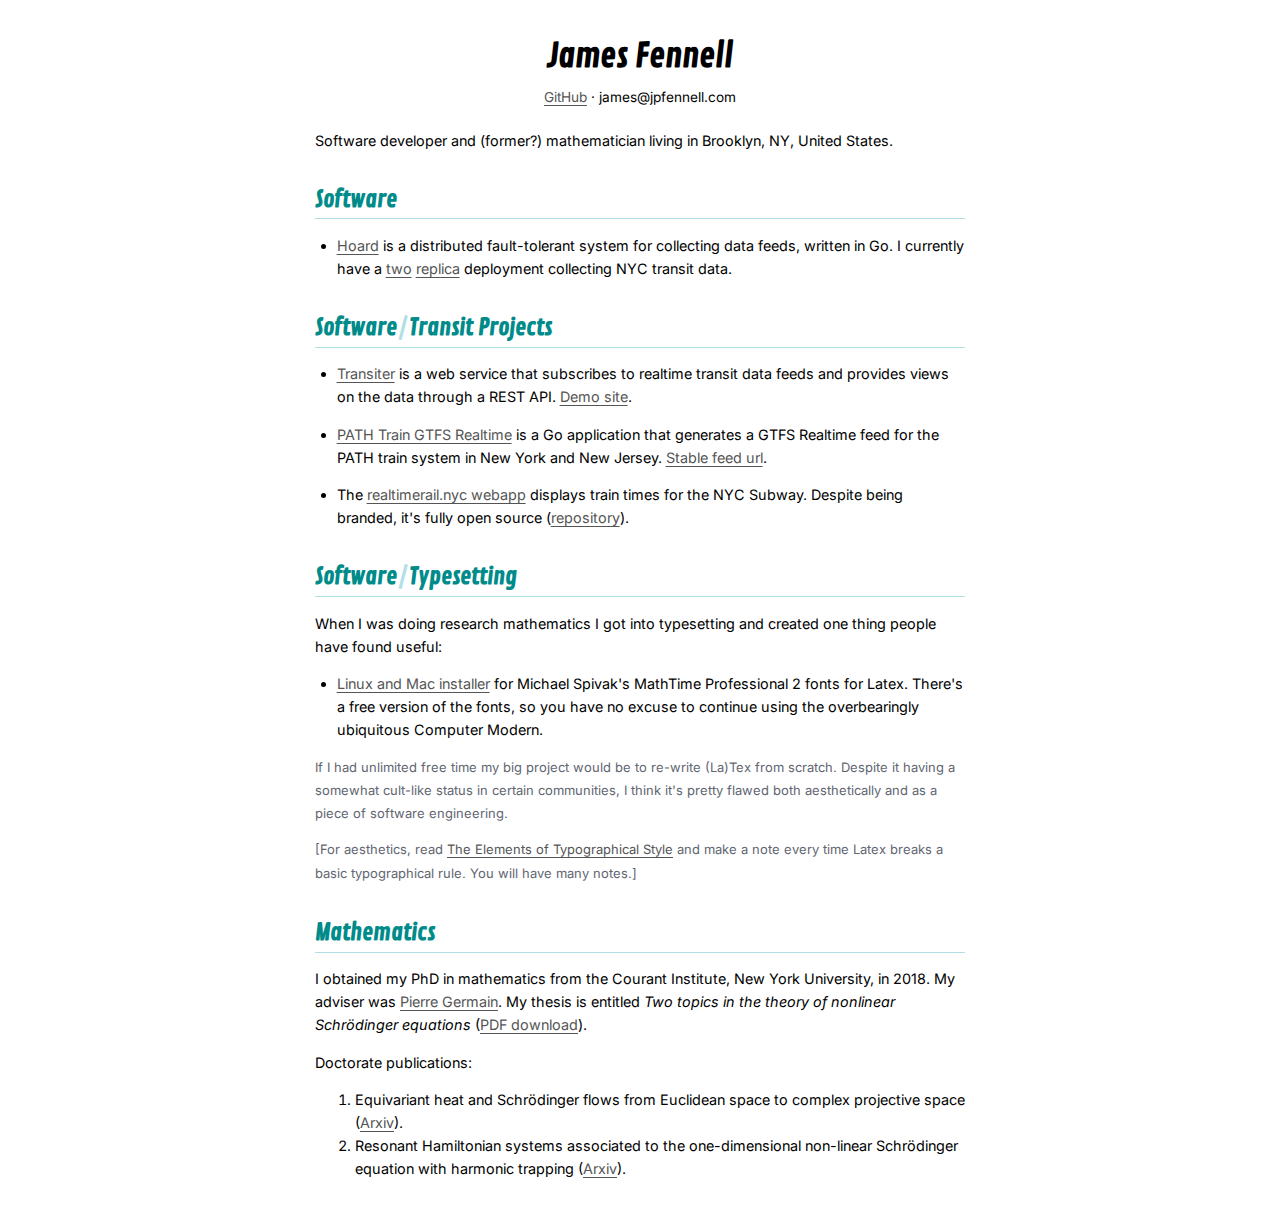
<file: index.html>
<!doctype html>
<html lang="en">
<head>
    <meta charset="utf-8">
    <meta name="viewport" content="width=device-width, initial-scale=1.0">
    <title>James Fennell's personal page</title>
    <meta name="author" content="James Fennell">
    <link rel="preconnect" href="https://fonts.gstatic.com">
     <link href="https://fonts.googleapis.com/css2?family=Contrail+One&display=swap" rel="stylesheet">
    <link href="https://fonts.googleapis.com/css2?family=Lato:wght@400&display=swap" rel="stylesheet">
    <link href="https://fonts.googleapis.com/css2?family=Inter:wght@400;500;700&display=swap" rel="stylesheet">
    <link rel="stylesheet" href="./stylesheet.css">
</head>
<body>

<div id="container">

    <h1>James Fennell</h1>

    <p style="text-align: center; font-size: 0.95em; margin-bottom: 20px; font-weight: 400; ">
        <a href="https://github.com/jamespfennell">GitHub</a> &middot;
        <!--<a href="https://linkedin.com/in/jamespfennell">LinkedIn</a> &middot;-->
        james@jpfennell.com
    </p>

    <p>
        Software developer and (former?) mathematician living in Brooklyn, NY, United States.

    </p>

    <h2>Software</h2>
    <ul>
        <li>
            <a href="https://github.com/jamespfennell/hoard">Hoard</a>
            is a distributed fault-tolerant system for collecting data feeds, written in Go.
            I currently have a <a href="https://hoard1.transitdata.nyc">two</a>
            <a href="https://hoard2.transitdata.nyc">replica</a> deployment collecting NYC transit data.
        </li>
    </ul>

    <h2>Software<span>/</span>Transit Projects</h2>
    <ul>
        <li>
            <p>
                <a href="https://github.com/jamespfennell/transiter">Transiter</a> is a web service that
                subscribes to realtime transit data feeds and provides views on the data through a REST API.
                <a href="https://demo.transiter.io/">Demo site</a>.
            </p>
        </li>
        <!--
        <li>
            <a href="https://github.com/jamespfennell/transiter-nycsubway">Transiter New York</a>
            contains code and configuration for integrating
            NYC-area transit systems (subway, PATH) with Transiter.
        </li>
        -->
        <li>
            <a href="https://github.com/jamespfennell/path-train-gtfs-realtime">PATH Train GTFS Realtime</a>
            is a Go application that generates a GTFS Realtime feed for the PATH train system
            in New York and New Jersey.
            <a href="https://path.transitdata.nyc/gtfsrt">Stable feed url</a>.
        </li>

        <li>
            <p>
                The <a href="https://www.realtimerail.nyc">realtimerail.nyc webapp</a> displays train times for the NYC
                Subway.
                Despite being branded, it's fully open source
                (<a href="https://github.com/jamespfennell/realtimerail.nyc-react">repository</a>).
            </p>
        </li>
    </ul>

    <h2>Software<span>/</span>Typesetting</h2>

    <p>When I was doing research mathematics I got into typesetting and created one thing people have found useful:</p>

    <ul>
        <li>
            <a href="https://github.com/jamespfennell/mathtime-installer">Linux and Mac installer</a>
            for Michael Spivak's MathTime Professional 2 fonts for Latex.
            There's a free version of the fonts, so you have no excuse to continue using
            the overbearingly ubiquitous Computer Modern.
        </li>
    </ul>

    <p class="small">
        If I had unlimited free time my big project would be to re-write (La)Tex from scratch.
        Despite it having a somewhat cult-like status in certain communities,
        I think it's pretty flawed both aesthetically and as a piece of software engineering.
    </p>
    <p class="small">
        [For aesthetics, read <a href="https://www.bookdepository.com/Elements-Typographic-Style-Robert-Bringhurst/9780881792126">
        The Elements of Typographical Style</a> and make a note every time Latex
        breaks a basic typographical rule. You will have many notes.]
    </p>

    <h2>Mathematics</h2>

    <p>
        I obtained my PhD in mathematics from the Courant Institute, New York University, in 2018.
        My adviser was <a href="https://cims.nyu.edu/~pgermain">
        Pierre Germain</a>.
        My thesis is entitled
        <i>Two topics in the theory of nonlinear Schr&ouml;dinger equations</i>
        (<a href="./JamesFennell-PhDThesis.pdf">PDF download</a>).
    </p>

    <p>Doctorate publications:</p>

    <ol>
        <li>
            Equivariant heat and Schr&ouml;dinger flows from Euclidean
            space to complex projective space
            (<a href="https://arxiv.org/abs/1804.08188">Arxiv</a>).
        </li>
        <li>
            Resonant Hamiltonian systems associated to the one-dimensional
            non-linear Schr&ouml;dinger equation with harmonic trapping
            (<a href="https://arxiv.org/abs/1804.08190">Arxiv</a>).
        </li>
    </ol>


</div>
</body>
</html>
</file>
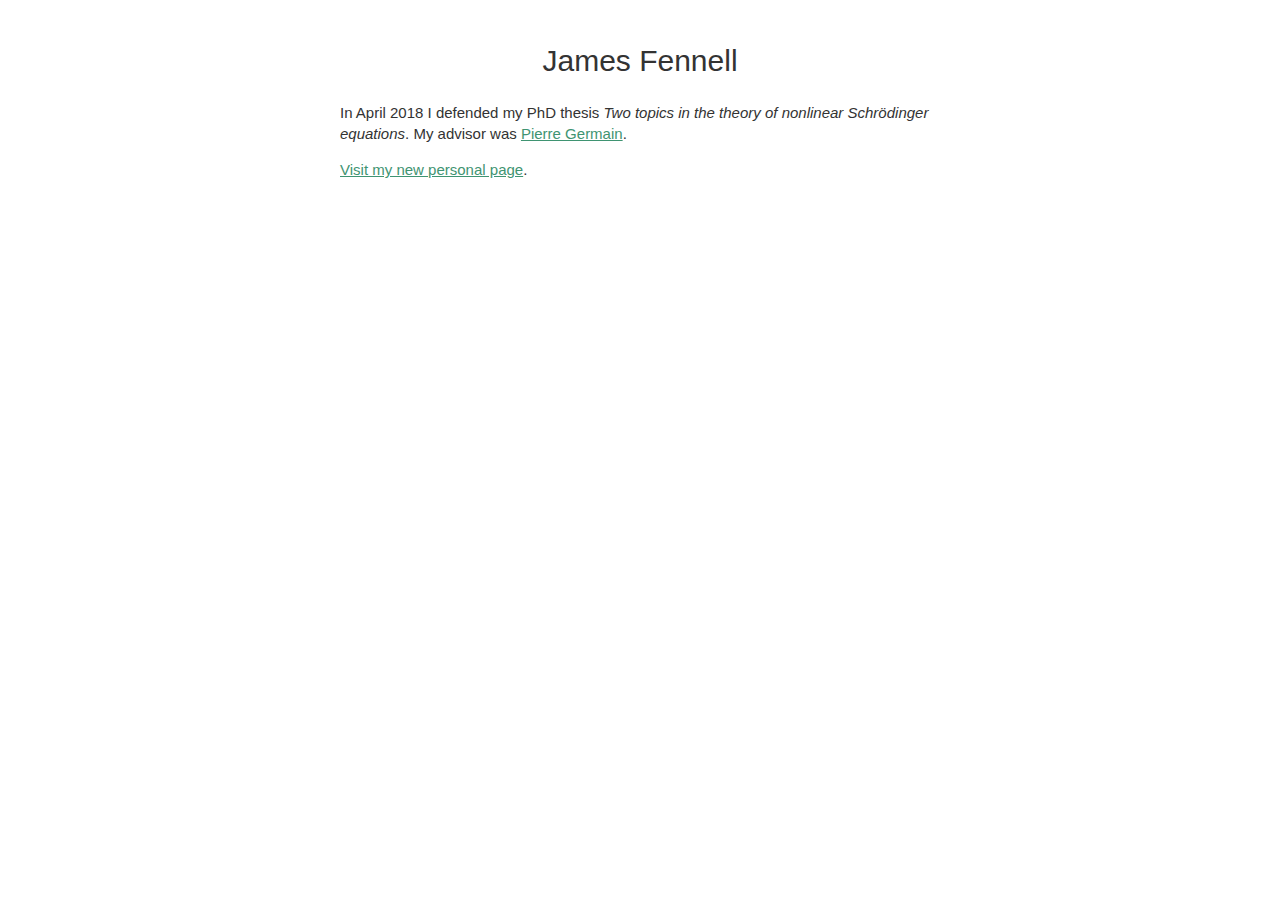
<file: legacy/index.html>
<!doctype html>
<html lang="en">
<head>
    <meta charset="utf-8">
    <title>James Fennell's personal page</title>
    <meta name="author" content="James Fennell">
    <link rel="stylesheet" href="./stylesheet.css">
</head>
<body>
<div id="container">

    <h1>James Fennell</h1>

    <p>
        In April 2018 I defended my PhD thesis
        <i>Two topics in the theory of nonlinear Schr&ouml;dinger
        equations</i>.
        My advisor was <a href="https://cims.nyu.edu/~pgermain">Pierre Germain</a>.
    </p>

    <p>
        <a href="https://jamespfennell.github.io">
        Visit my new personal page</a>.
    </p>



</div>
</body>
</html>
</file>
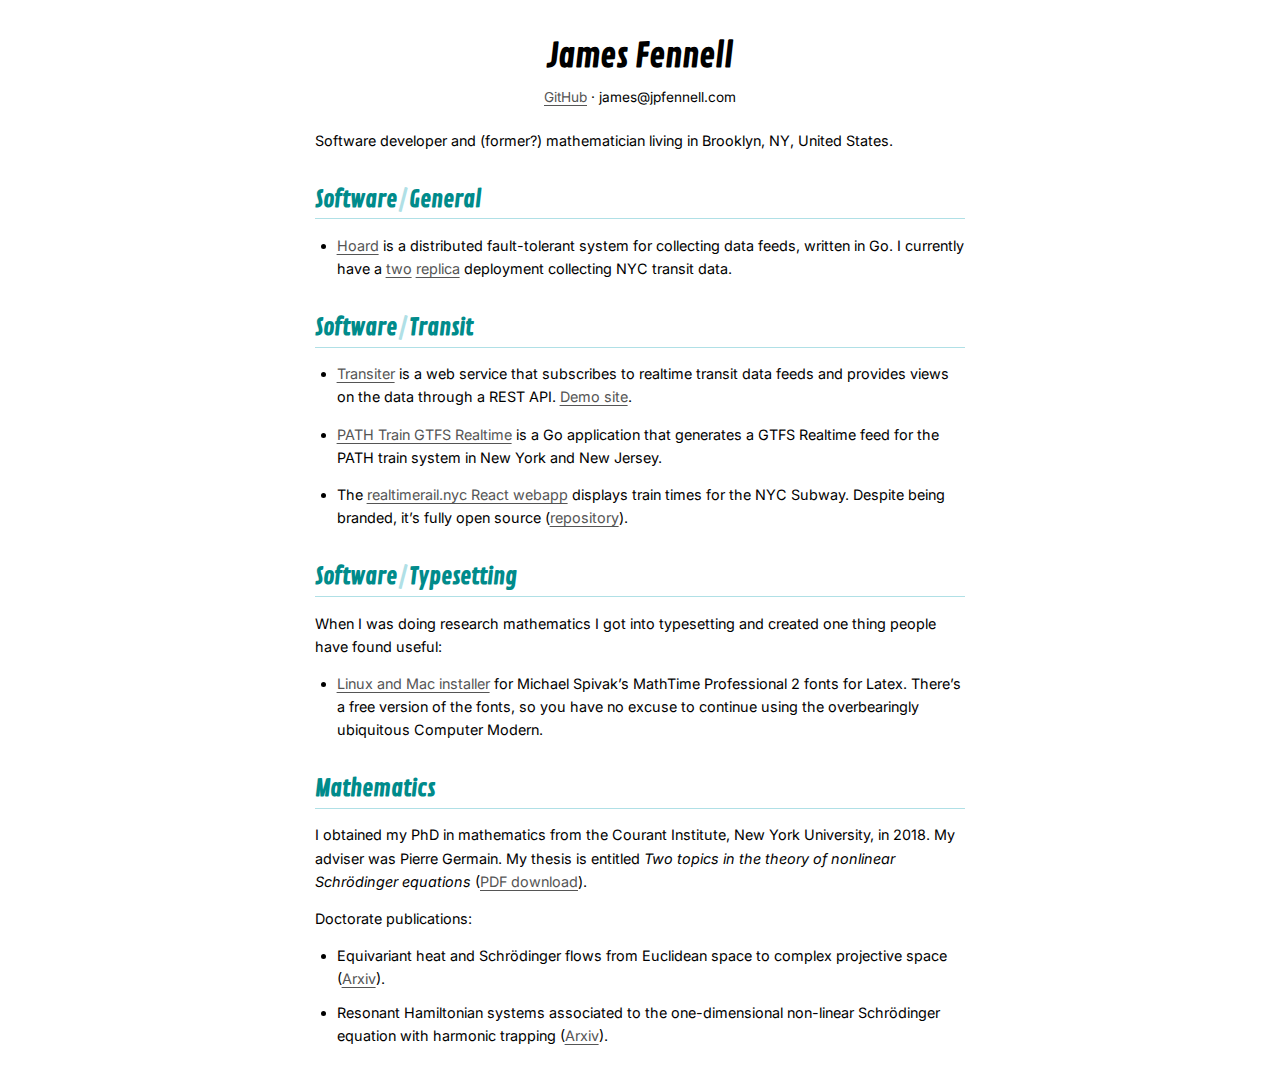
<file: public/index.html>
<!doctype html>
<html lang="en">
<head>
	<meta name="generator" content="Hugo 0.83.1" />
    <meta charset="utf-8">
    <meta name="viewport" content="width=device-width, initial-scale=1.0">
    <title>
        James Fennell
        </title>
    <title>James Fennell's personal page</title>
    <link rel="preconnect" href="https://fonts.gstatic.com">
    <link href="https://fonts.googleapis.com/css2?family=Contrail+One&display=swap" rel="stylesheet">
    <link href="https://fonts.googleapis.com/css2?family=Lato:wght@400&display=swap" rel="stylesheet">
    <link href="https://fonts.googleapis.com/css2?family=Inter:wght@400;500;700&display=swap" rel="stylesheet">
    <link rel="stylesheet" href="/stylesheet.css">
</head>
<body>

<div id="container">




<h1>James Fennell</h1>

<p style="text-align: center; font-size: 0.95em; margin-bottom: 20px; font-weight: 400; ">
    <a href="https://github.com/jamespfennell">GitHub</a> &middot;
    
    james@jpfennell.com
</p>

<p>Software developer and (former?) mathematician living in Brooklyn,
NY, United States.</p>
<h2 id="software--general">Software<span>/</span>General</h2>
<ul>
<li><a href="https://github.com/jamespfennell/hoard">Hoard</a>
is a distributed fault-tolerant system for collecting data feeds,
written in Go.
I currently have a
<a href="https://hoard1.transitdata.nyc">two</a>
<a href="https://hoard2.transitdata.nyc">replica</a> deployment collecting NYC transit data.</li>
</ul>
<h2 id="software--transit">Software<span>/</span>Transit</h2>
<ul>
<li>
<p><a href="https://github.com/jamespfennell/transiter">Transiter</a> is a web service that subscribes to realtime transit data
feeds and provides views on the data through a REST API.
<a href="https://demo.transiter.dev">Demo site</a>.</p>
</li>
<li>
<p><a href="https://github.com/jamespfennell/path-train-gtfs-realtime">PATH Train GTFS Realtime</a>
is a Go application that
generates a GTFS Realtime feed for the PATH train system in
New York and New Jersey.</p>
</li>
<li>
<p>The <a href="https://www.realtimerail.nyc">realtimerail.nyc React webapp</a>
displays train times for the NYC Subway.
Despite being branded, it&rsquo;s fully open source
(<a href="https://github.com/jamespfennell/realtimerail.nyc-react">repository</a>).</p>
</li>
</ul>
<h2 id="software--typesetting">Software<span>/</span>Typesetting</h2>
<p>When I was doing research mathematics I got into typesetting and
created one thing people have found useful:</p>
<ul>
<li><a href="https://github.com/jamespfennell/mathtime-installer">Linux and Mac installer</a>
for Michael Spivak&rsquo;s MathTime Professional 2 fonts for Latex. There&rsquo;s a free version of the fonts, so you have no excuse to continue using the overbearingly ubiquitous Computer Modern.</li>
</ul>
<h2 id="mathematics">Mathematics</h2>
<p>I obtained my PhD in mathematics from the Courant Institute,
New York University, in 2018.
My adviser was Pierre Germain.
My thesis is entitled
<em>Two topics in the theory of nonlinear Schrödinger equations</em>
(<a href="/JamesFennell-PhDThesis.pdf">PDF download</a>).</p>
<p>Doctorate publications:</p>
<ul>
<li>Equivariant heat and Schrödinger flows from
Euclidean space to complex projective space
(<a href="https://arxiv.org/abs/1804.08188">Arxiv</a>).</li>
<li>Resonant Hamiltonian systems associated to the
one-dimensional non-linear Schrödinger equation with harmonic trapping
(<a href="https://arxiv.org/abs/1804.08190">Arxiv</a>).</li>
</ul>







</div>
</body>
</html>
</file>
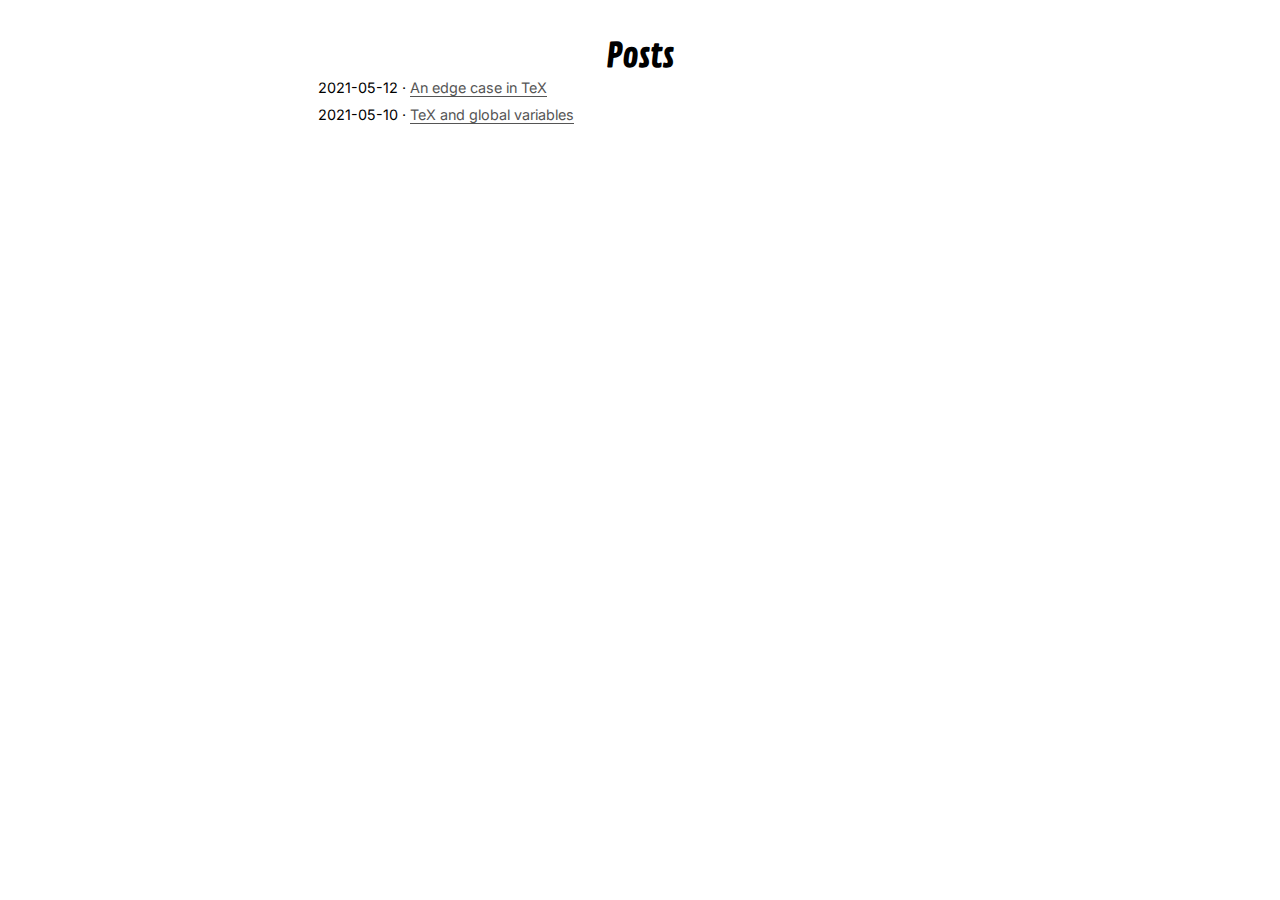
<file: public/posts/index.html>
<!doctype html>
<html lang="en">
<head>
    <meta charset="utf-8">
    <meta name="viewport" content="width=device-width, initial-scale=1.0">
    <title>
        James Fennell
        </title>
    <title>James Fennell's personal page</title>
    <link rel="preconnect" href="https://fonts.gstatic.com">
    <link href="https://fonts.googleapis.com/css2?family=Contrail+One&display=swap" rel="stylesheet">
    <link href="https://fonts.googleapis.com/css2?family=Lato:wght@400&display=swap" rel="stylesheet">
    <link href="https://fonts.googleapis.com/css2?family=Inter:wght@400;500;700&display=swap" rel="stylesheet">
    <link rel="stylesheet" href="/stylesheet.css">
</head>
<body>

<div id="container">




<h1>Posts</h1>

<table>

    <tr>
        <td>
            2021-05-12 &middot;
        </td>
        <td>
            <a href="https://jpfennell.com/posts/tex-expansion-edge-case/">An edge case in TeX</a>
        </td>
    </tr>

    <tr>
        <td>
            2021-05-10 &middot;
        </td>
        <td>
            <a href="https://jpfennell.com/posts/tex-and-global-variables/">TeX and global variables</a>
        </td>
    </tr>

</table>









</div>
</body>
</html>
</file>
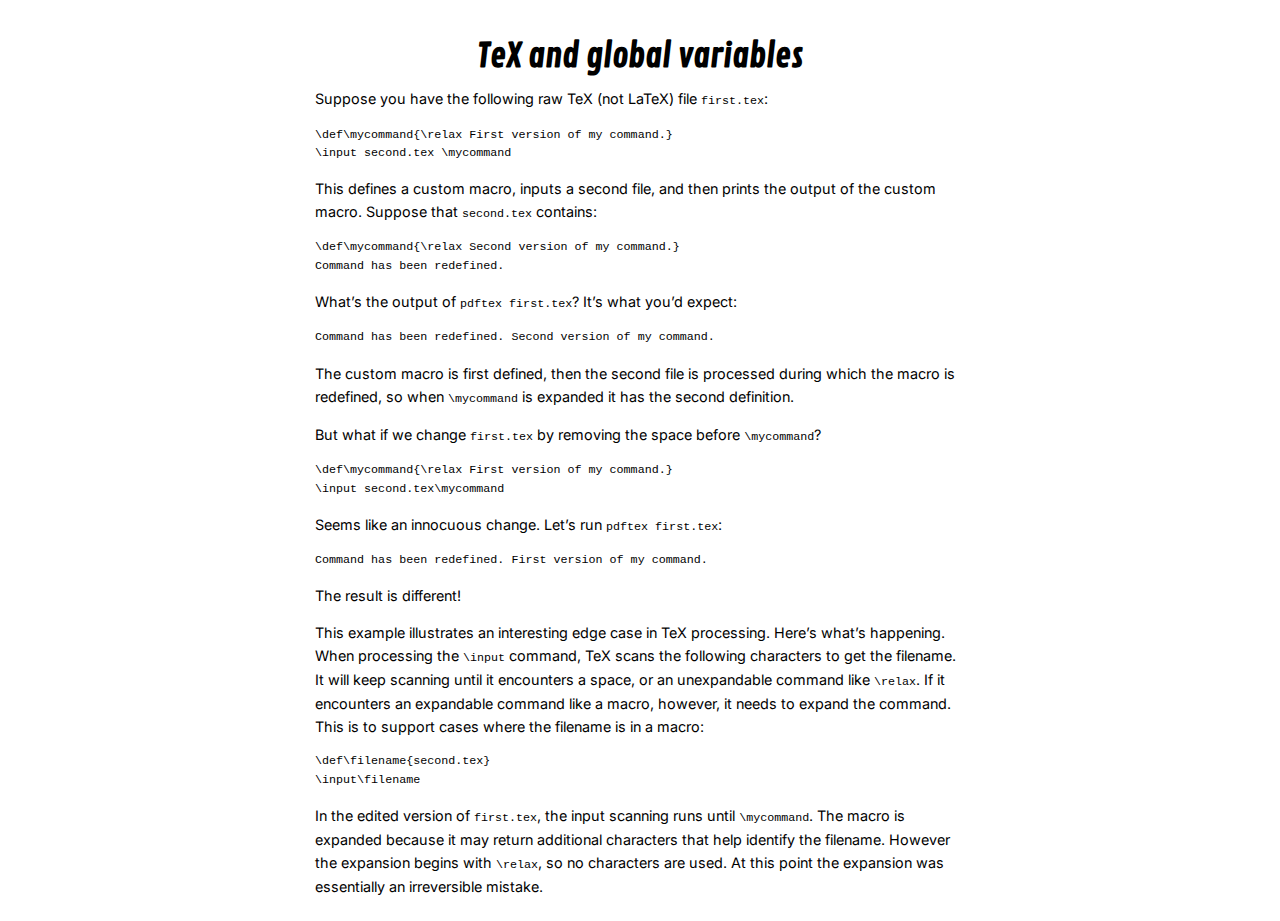
<file: public/posts/tex-and-global-variables/index.html>
<!doctype html>
<html lang="en">
<head>
    <meta charset="utf-8">
    <meta name="viewport" content="width=device-width, initial-scale=1.0">
    <title>
        James Fennell
        </title>
    <title>James Fennell's personal page</title>
    <link rel="preconnect" href="https://fonts.gstatic.com">
    <link href="https://fonts.googleapis.com/css2?family=Contrail+One&display=swap" rel="stylesheet">
    <link href="https://fonts.googleapis.com/css2?family=Lato:wght@400&display=swap" rel="stylesheet">
    <link href="https://fonts.googleapis.com/css2?family=Inter:wght@400;500;700&display=swap" rel="stylesheet">
    <link rel="stylesheet" href="/stylesheet.css">
</head>
<body>

<div id="container">




<h1>TeX and global variables</h1>

<p>Suppose you have the following raw TeX (not LaTeX) file <code>first.tex</code>:</p>
<pre><code>\def\mycommand{\relax First version of my command.}
\input second.tex \mycommand
</code></pre><p>This defines a custom macro, inputs a second file, and then prints the output of the custom macro.
Suppose that <code>second.tex</code> contains:</p>
<pre><code>\def\mycommand{\relax Second version of my command.}
Command has been redefined.
</code></pre><p>What&rsquo;s the output of <code>pdftex first.tex</code>? It&rsquo;s what you&rsquo;d expect:</p>
<pre><code>Command has been redefined. Second version of my command.
</code></pre><p>The custom macro is first defined, then the second file is processed during which the macro is redefined,
so when <code>\mycommand</code> is expanded it has the second definition.</p>
<p>But what if we change <code>first.tex</code> by removing the space before <code>\mycommand</code>?</p>
<pre><code>\def\mycommand{\relax First version of my command.}
\input second.tex\mycommand
</code></pre><p>Seems like an innocuous change. Let&rsquo;s run <code>pdftex first.tex</code>:</p>
<pre><code>Command has been redefined. First version of my command.
</code></pre><p>The result is different!</p>
<p>This example illustrates an interesting edge case in TeX processing.
Here&rsquo;s what&rsquo;s happening.
When processing the <code>\input</code> command, TeX scans the following characters to get the filename.
It will keep scanning until it encounters a space, or an unexpandable command like <code>\relax</code>.
If it encounters an expandable command like a macro, however, it needs to expand the command.
This is to support cases where the filename is in a macro:</p>
<pre><code>\def\filename{second.tex}
\input\filename
</code></pre><p>In the edited version of <code>first.tex</code>, the input scanning runs until <code>\mycommand</code>.
The macro is expanded because it may return additional characters that help identify the filename.
However the expansion begins with <code>\relax</code>, so no characters are used.
At this point the expansion was essentially an irreversible mistake.</p>







</div>
</body>
</html>
</file>
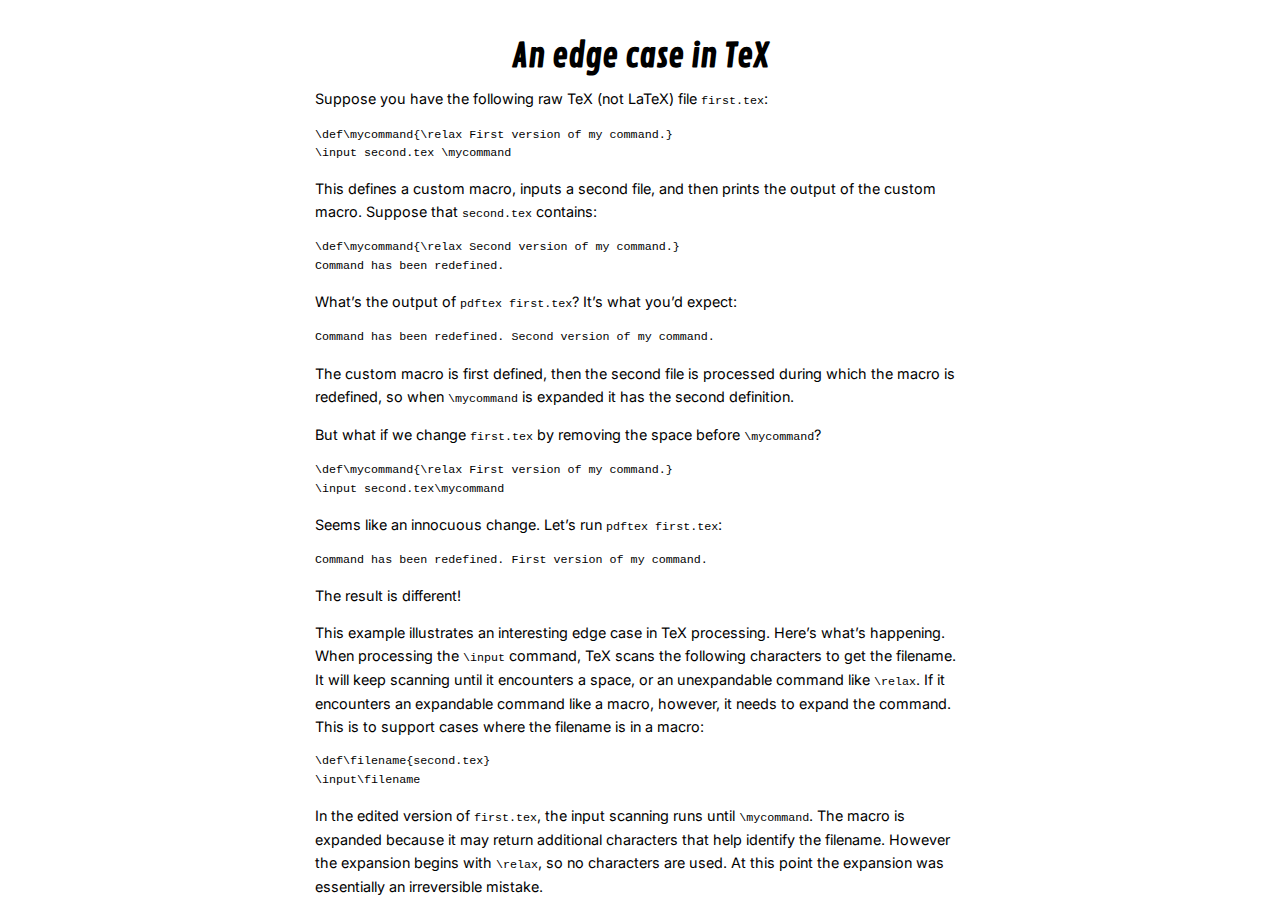
<file: public/posts/tex-expansion-edge-case/index.html>
<!doctype html>
<html lang="en">
<head>
    <meta charset="utf-8">
    <meta name="viewport" content="width=device-width, initial-scale=1.0">
    <title>
        James Fennell
        </title>
    <title>James Fennell's personal page</title>
    <link rel="preconnect" href="https://fonts.gstatic.com">
    <link href="https://fonts.googleapis.com/css2?family=Contrail+One&display=swap" rel="stylesheet">
    <link href="https://fonts.googleapis.com/css2?family=Lato:wght@400&display=swap" rel="stylesheet">
    <link href="https://fonts.googleapis.com/css2?family=Inter:wght@400;500;700&display=swap" rel="stylesheet">
    <link rel="stylesheet" href="/stylesheet.css">
</head>
<body>

<div id="container">




<h1>An edge case in TeX</h1>

<p>Suppose you have the following raw TeX (not LaTeX) file <code>first.tex</code>:</p>
<pre><code>\def\mycommand{\relax First version of my command.}
\input second.tex \mycommand
</code></pre><p>This defines a custom macro, inputs a second file, and then prints the output of the custom macro.
Suppose that <code>second.tex</code> contains:</p>
<pre><code>\def\mycommand{\relax Second version of my command.}
Command has been redefined.
</code></pre><p>What&rsquo;s the output of <code>pdftex first.tex</code>? It&rsquo;s what you&rsquo;d expect:</p>
<pre><code>Command has been redefined. Second version of my command.
</code></pre><p>The custom macro is first defined, then the second file is processed during which the macro is redefined,
so when <code>\mycommand</code> is expanded it has the second definition.</p>
<p>But what if we change <code>first.tex</code> by removing the space before <code>\mycommand</code>?</p>
<pre><code>\def\mycommand{\relax First version of my command.}
\input second.tex\mycommand
</code></pre><p>Seems like an innocuous change. Let&rsquo;s run <code>pdftex first.tex</code>:</p>
<pre><code>Command has been redefined. First version of my command.
</code></pre><p>The result is different!</p>
<p>This example illustrates an interesting edge case in TeX processing.
Here&rsquo;s what&rsquo;s happening.
When processing the <code>\input</code> command, TeX scans the following characters to get the filename.
It will keep scanning until it encounters a space, or an unexpandable command like <code>\relax</code>.
If it encounters an expandable command like a macro, however, it needs to expand the command.
This is to support cases where the filename is in a macro:</p>
<pre><code>\def\filename{second.tex}
\input\filename
</code></pre><p>In the edited version of <code>first.tex</code>, the input scanning runs until <code>\mycommand</code>.
The macro is expanded because it may return additional characters that help identify the filename.
However the expansion begins with <code>\relax</code>, so no characters are used.
At this point the expansion was essentially an irreversible mistake.</p>







</div>
</body>
</html>
</file>
<file: stylesheet.css>
body {
    font-size: 0.9em;
    font-family: 'Inter', 'Lato', arial, freesans, clean, sans-serif;
    line-height: 1.6;
}

h1 {
    font-family: 'Contrail One', sans-serif;
    text-align: center;
    margin-top: 0;
    padding-top: 0;
    font-size: 2.3em;
    margin-bottom: -10px;
}

h2 {
    font-family: 'Contrail One', sans-serif;
    color: darkcyan;
    font-size: 1.6em;
    margin: 30px 0 0 0;
    border-bottom: 1px solid powderblue;
}

h2 span {
    color: powderblue;
    padding: 0 3px;
}

h3 {
    font-weight: normal;
    font-size: 1.1em;
}

a {
    text-decoration: underline;
    color: #555;
    text-underline-position: under;

}

a:hover {
    color: rgb(22, 30, 46);
}

.small {
    padding-top: 0;
    font-size: 0.9em;
    color: rgb(97, 102, 113);
    line-height: 1.8;
}

ul {
    padding-left: 1.5em;
}

ul li {
    margin: 0.7em 0 0.7em 0;
}

@media all and (min-width: 0px) and (max-width: 660px) {
    #container {
        padding: 10px;
        margin-top: 10px;
    }
}

@media all and (min-width: 661px) {
    #container {

        width: 650px;
        margin: 30px auto;
    }

}
</file>
<file: legacy/stylesheet.css>
body {
    background-color: #fff;
    color: #333;
    font: 15px helvetica, arial, freesans, clean, sans-serif;
    line-height: 1.4;
    -webkit-font-smoothing: antialiased
}

h1 {text-align: center;
    font-weight: 300;
}
h2 {
    font-weight: 400;
    border-bottom: 0px dashed gray;
    font-size: 1.4em;
    padding: 0px; 
    margin: 0px 0px 0px 0px;
}
h3 {
    font-weight: normal;
    font-size: 1.1em;
}

a {
    color: #3f9472;
    }
a:hover {
color:#49ad85;  #51c498;
}

.piece {background: white; padding: 0px; margin: 30px 0px;
border-left: 3px solid #88DDBC;margin-left: -10px; padding-left: 10px; 

}


/*
ul {
  list-style: none;
  padding: 0;
  margin: 0;
}

ul li {
  padding-left: 0em; 
  margin-left: 1.5em;
  text-indent: -0.9em;
  padding-top: 0.8em;
}

ul li::before {
  content: '\2022';
  color: gray;
  padding-right: 0.3em;
}

*/


ul { 
    color: gray; 
    margin-left: 0em;
    padding-left: 1.5em;
    
    }
li {
    padding-left: -0.2em;
    margin: 0.7em 0;
}
li span {color: #333; }

#container {
width: 600px; margin: 10px auto; padding: 10px 0px;
border-top: 0px solid #ccc; 
}
</file>
